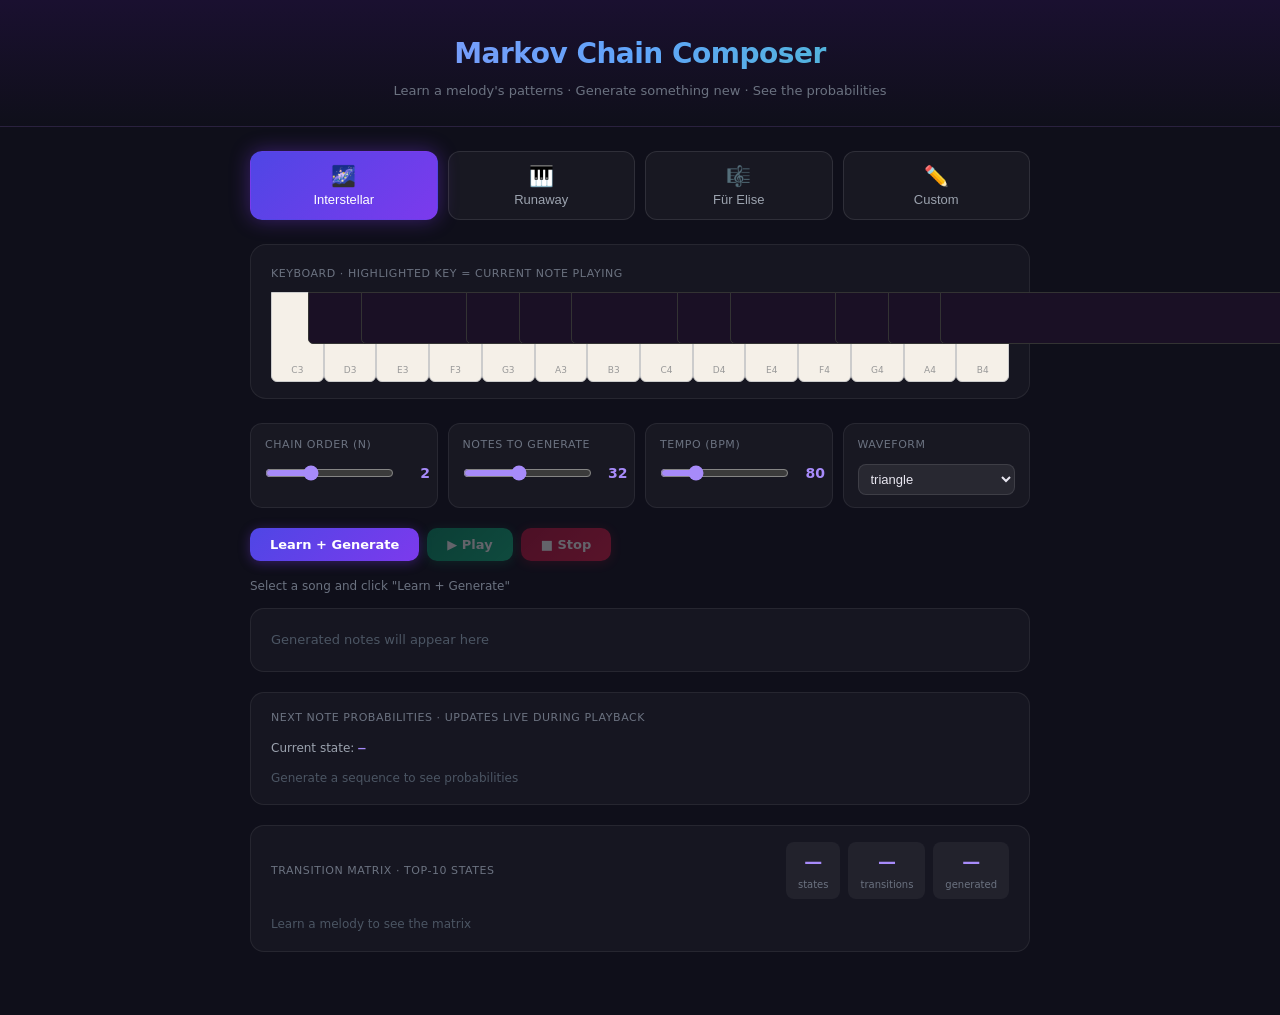
<file: index.html>
<!DOCTYPE html>
<html lang="en">
<head>
  <meta charset="UTF-8" />
  <meta name="viewport" content="width=device-width, initial-scale=1.0" />
  <title>Markov Chain Music Composer</title>
  <style>
    *, *::before, *::after { box-sizing: border-box; margin: 0; padding: 0; }
    body {
      font-family: system-ui, -apple-system, sans-serif;
      background: #0f0f1a;
      color: #e8e6f0;
      font-size: 15px;
      line-height: 1.6;
      min-height: 100vh;
    }

    header {
      padding: 2rem 2rem 1.5rem;
      text-align: center;
      border-bottom: 1px solid rgba(255,255,255,0.07);
      background: linear-gradient(180deg, #1a1030 0%, #0f0f1a 100%);
    }
    header h1 {
      font-size: 28px;
      font-weight: 600;
      letter-spacing: -0.5px;
      background: linear-gradient(90deg, #a78bfa, #60a5fa, #34d399);
      -webkit-background-clip: text;
      -webkit-text-fill-color: transparent;
      background-clip: text;
    }
    header p { font-size: 13px; color: #6b7280; margin-top: 4px; }

    main { max-width: 820px; margin: 0 auto; padding: 1.5rem 1.25rem 4rem; }

    .song-selector { display: flex; gap: 10px; margin-bottom: 1.5rem; flex-wrap: wrap; }
    .song-btn {
      flex: 1; min-width: 130px;
      padding: 12px 10px;
      border-radius: 12px;
      border: 1.5px solid rgba(255,255,255,0.1);
      background: rgba(255,255,255,0.04);
      color: #9ca3af;
      font-size: 13px;
      font-weight: 500;
      cursor: pointer;
      transition: all 0.15s;
      text-align: center;
    }
    .song-btn:hover { border-color: rgba(255,255,255,0.2); color: #e8e6f0; background: rgba(255,255,255,0.07); }
    .song-btn.active { color: #fff; border-color: transparent; }
    .song-btn.s0.active { background: linear-gradient(135deg,#4f46e5,#7c3aed); box-shadow: 0 0 20px rgba(124,58,237,0.4); }
    .song-btn.s1.active { background: linear-gradient(135deg,#0369a1,#0891b2); box-shadow: 0 0 20px rgba(8,145,178,0.4); }
    .song-btn.s2.active { background: linear-gradient(135deg,#b45309,#d97706); box-shadow: 0 0 20px rgba(217,119,6,0.4); }
    .song-btn.s3.active { background: linear-gradient(135deg,#be123c,#e11d48); box-shadow: 0 0 20px rgba(225,29,72,0.4); }
    .song-icon { font-size: 20px; display: block; margin-bottom: 4px; }

    .piano-wrap {
      background: rgba(255,255,255,0.03);
      border: 1px solid rgba(255,255,255,0.07);
      border-radius: 16px;
      padding: 1.25rem 1.25rem 1rem;
      margin-bottom: 1.5rem;
    }
    .piano-label { font-size: 11px; color: #6b7280; margin-bottom: 10px; letter-spacing: 0.05em; text-transform: uppercase; }
    .piano { position: relative; display: flex; height: 90px; user-select: none; }
    .white-key {
      flex: 1;
      background: #f5f0e8;
      border: 1px solid #ccc;
      border-radius: 0 0 6px 6px;
      cursor: pointer;
      position: relative;
      transition: background 0.08s;
      display: flex;
      align-items: flex-end;
      justify-content: center;
      padding-bottom: 4px;
      font-size: 9px;
      color: #999;
      font-weight: 500;
    }
    .white-key:hover { background: #e8e0f0; }
    .white-key.active { background: #a78bfa !important; color: white; }
    .black-key {
      position: absolute;
      width: 60%;
      height: 58%;
      background: #1a1025;
      border-radius: 0 0 5px 5px;
      cursor: pointer;
      z-index: 2;
      border: 1px solid #333;
      transition: background 0.08s;
    }
    .black-key:hover { background: #2d1f4a; }
    .black-key.active { background: #7c3aed !important; }

    .controls-grid {
      display: grid;
      grid-template-columns: repeat(auto-fit, minmax(150px, 1fr));
      gap: 10px;
      margin-bottom: 1.25rem;
    }
    .ctrl {
      background: rgba(255,255,255,0.04);
      border: 1px solid rgba(255,255,255,0.07);
      border-radius: 12px;
      padding: 12px 14px;
    }
    .ctrl label { font-size: 11px; color: #6b7280; text-transform: uppercase; letter-spacing: 0.05em; margin-bottom: 8px; display: block; }
    .ctrl-row { display: flex; align-items: center; gap: 8px; }
    .ctrl-row input[type="range"] { flex: 1; accent-color: #a78bfa; }
    .val { font-size: 14px; font-weight: 600; color: #a78bfa; min-width: 28px; text-align: right; }
    select {
      width: 100%; padding: 6px 8px;
      border: 1px solid rgba(255,255,255,0.1);
      border-radius: 8px;
      background: rgba(255,255,255,0.07);
      color: #e8e6f0;
      font-size: 13px;
      cursor: pointer;
      margin-top: 2px;
    }

    .btn-row { display: flex; gap: 8px; margin-bottom: 1rem; }
    .btn {
      cursor: pointer; border-radius: 10px; font-size: 13px; font-weight: 600;
      padding: 9px 20px; font-family: inherit; border: none; transition: all 0.12s;
    }
    .btn:active { transform: scale(0.97); }
    .btn:disabled { opacity: 0.35; cursor: not-allowed; transform: none; }
    .btn-learn { background: linear-gradient(135deg,#4f46e5,#7c3aed); color: white; box-shadow: 0 2px 12px rgba(124,58,237,0.35); }
    .btn-learn:hover:not(:disabled) { box-shadow: 0 2px 18px rgba(124,58,237,0.5); }
    .btn-play  { background: linear-gradient(135deg,#059669,#10b981); color: white; box-shadow: 0 2px 12px rgba(16,185,129,0.35); }
    .btn-play:hover:not(:disabled) { box-shadow: 0 2px 18px rgba(16,185,129,0.5); }
    .btn-stop  { background: linear-gradient(135deg,#be123c,#e11d48); color: white; box-shadow: 0 2px 12px rgba(225,29,72,0.35); }
    .btn-stop:hover:not(:disabled) { box-shadow: 0 2px 18px rgba(225,29,72,0.5); }

    .status { font-size: 12px; color: #6b7280; min-height: 18px; margin-bottom: 0.75rem; }

    .output-area {
      background: rgba(255,255,255,0.03);
      border: 1px solid rgba(255,255,255,0.07);
      border-radius: 14px;
      padding: 1rem 1.25rem;
      min-height: 60px;
      margin-bottom: 1.25rem;
    }
    .note-seq { display: flex; flex-wrap: wrap; gap: 5px; min-height: 30px; align-items: center; }
    .note-pill {
      padding: 3px 10px; border-radius: 100px; font-size: 12px; font-weight: 600;
      border: 1.5px solid rgba(255,255,255,0.1); color: #9ca3af;
      background: rgba(255,255,255,0.05); transition: all 0.1s;
    }
    .note-pill.active { background: #7c3aed; color: white; border-color: #a78bfa; box-shadow: 0 0 10px rgba(124,58,237,0.5); }
    .placeholder { font-size: 13px; color: #4b5563; }

    .prob-section {
      background: rgba(255,255,255,0.03);
      border: 1px solid rgba(255,255,255,0.07);
      border-radius: 14px;
      padding: 1rem 1.25rem;
      margin-bottom: 1.25rem;
    }
    .section-title { font-size: 11px; color: #6b7280; text-transform: uppercase; letter-spacing: 0.05em; margin-bottom: 12px; }
    .prob-state { font-size: 12px; color: #9ca3af; margin-bottom: 10px; }
    .prob-state span { color: #a78bfa; font-weight: 600; font-family: monospace; }
    .prob-bars { display: flex; flex-direction: column; gap: 7px; }
    .prob-row { display: flex; align-items: center; gap: 8px; }
    .prob-note { font-size: 12px; font-weight: 600; font-family: monospace; color: #e8e6f0; min-width: 32px; }
    .prob-bar-wrap { flex: 1; height: 20px; background: rgba(255,255,255,0.05); border-radius: 4px; overflow: hidden; }
    .prob-bar { height: 100%; border-radius: 4px; transition: width 0.3s ease; display: flex; align-items: center; padding-left: 7px; }
    .prob-pct { font-size: 11px; font-weight: 700; color: white; }
    .prob-empty { font-size: 12px; color: #4b5563; }

    .matrix-section {
      background: rgba(255,255,255,0.03);
      border: 1px solid rgba(255,255,255,0.07);
      border-radius: 14px;
      padding: 1rem 1.25rem;
    }
    .matrix-header { display: flex; align-items: center; justify-content: space-between; margin-bottom: 12px; flex-wrap: wrap; gap: 8px; }
    .metrics { display: flex; gap: 8px; }
    .metric { background: rgba(255,255,255,0.05); border-radius: 8px; padding: 6px 12px; text-align: center; }
    .metric-val { font-size: 18px; font-weight: 700; color: #a78bfa; }
    .metric-lbl { font-size: 10px; color: #6b7280; }
    #matrixWrap { overflow-x: auto; }
    #matrixWrap table { border-collapse: collapse; font-size: 11px; width: 100%; min-width: 380px; }
    #matrixWrap th { color: #6b7280; font-weight: 600; padding: 4px 8px; text-align: center; border-bottom: 1px solid rgba(255,255,255,0.07); white-space: nowrap; }
    #matrixWrap td { padding: 4px 8px; text-align: center; border-bottom: 1px solid rgba(255,255,255,0.05); color: #9ca3af; white-space: nowrap; }
    #matrixWrap td.row-label { color: #a78bfa; font-weight: 600; text-align: right; font-family: monospace; }
    .cell-bar { display: inline-block; height: 9px; background: #7c3aed; opacity: 0.5; border-radius: 2px; vertical-align: middle; margin-left: 3px; }

    .custom-input-wrap { margin-bottom: 1rem; }
    .custom-input-wrap textarea {
      width: 100%; font-family: monospace; font-size: 12px; resize: vertical;
      border: 1px solid rgba(255,255,255,0.1); border-radius: 10px;
      padding: 10px 12px; background: rgba(255,255,255,0.04); color: #e8e6f0; line-height: 1.6;
    }
    .custom-input-wrap textarea:focus { outline: none; border-color: #7c3aed; }
    .custom-label { font-size: 11px; color: #6b7280; text-transform: uppercase; letter-spacing: 0.05em; margin-bottom: 6px; display: block; }
  </style>
</head>
<body>

<header>
  <h1>Markov Chain Composer</h1>
  <p>Learn a melody's patterns · Generate something new · See the probabilities</p>
</header>

<main>

  <div class="song-selector">
    <button class="song-btn s0 active" onclick="selectSong(0)">
      <span class="song-icon">🌌</span>Interstellar
    </button>
    <button class="song-btn s1" onclick="selectSong(1)">
      <span class="song-icon">🎹</span>Runaway
    </button>
    <button class="song-btn s2" onclick="selectSong(2)">
      <span class="song-icon">🎼</span>Für Elise
    </button>
    <button class="song-btn s3" onclick="selectSong(3)">
      <span class="song-icon">✏️</span>Custom
    </button>
  </div>

  <div class="custom-input-wrap" id="customInputWrap" style="display:none;">
    <span class="custom-label">Custom melody (space-separated note names, R = rest)</span>
    <textarea id="inputMelody" rows="2" placeholder="e.g. C4 E4 G4 A4 G4 E4 C4 R ..."></textarea>
  </div>

  <div class="piano-wrap">
    <div class="piano-label">keyboard · highlighted key = current note playing</div>
    <div class="piano" id="piano"></div>
  </div>

  <div class="controls-grid">
    <div class="ctrl">
      <label for="orderSlider">Chain order (n)</label>
      <div class="ctrl-row">
        <input type="range" id="orderSlider" min="1" max="4" step="1" value="2" />
        <span class="val" id="orderVal">2</span>
      </div>
    </div>
    <div class="ctrl">
      <label for="lenSlider">Notes to generate</label>
      <div class="ctrl-row">
        <input type="range" id="lenSlider" min="8" max="64" step="4" value="32" />
        <span class="val" id="lenVal">32</span>
      </div>
    </div>
    <div class="ctrl">
      <label for="bpmSlider">Tempo (BPM)</label>
      <div class="ctrl-row">
        <input type="range" id="bpmSlider" min="40" max="200" step="5" value="80" />
        <span class="val" id="bpmVal">80</span>
      </div>
    </div>
    <div class="ctrl">
      <label for="waveSelect">Waveform</label>
      <select id="waveSelect">
        <option value="sine">sine</option>
        <option value="triangle" selected>triangle</option>
        <option value="square">square</option>
        <option value="sawtooth">sawtooth</option>
      </select>
    </div>
  </div>

  <div class="btn-row">
    <button class="btn btn-learn" id="learnBtn">Learn + Generate</button>
    <button class="btn btn-play"  id="playBtn" disabled>▶ Play</button>
    <button class="btn btn-stop"  id="stopBtn" disabled>■ Stop</button>
  </div>
  <p class="status" id="status">Select a song and click "Learn + Generate"</p>

  <div class="output-area">
    <div class="note-seq" id="noteSeq">
      <span class="placeholder">Generated notes will appear here</span>
    </div>
  </div>

  <div class="prob-section">
    <div class="section-title">Next note probabilities · updates live during playback</div>
    <div class="prob-state" id="probState">Current state: <span>—</span></div>
    <div class="prob-bars" id="probBars">
      <div class="prob-empty">Generate a sequence to see probabilities</div>
    </div>
  </div>

  <div class="matrix-section">
    <div class="matrix-header">
      <div class="section-title" style="margin:0;">Transition matrix · top-10 states</div>
      <div class="metrics">
        <div class="metric"><div class="metric-val" id="mStates">—</div><div class="metric-lbl">states</div></div>
        <div class="metric"><div class="metric-val" id="mTrans">—</div><div class="metric-lbl">transitions</div></div>
        <div class="metric"><div class="metric-val" id="mGen">—</div><div class="metric-lbl">generated</div></div>
      </div>
    </div>
    <div id="matrixWrap"><span class="placeholder" style="font-size:12px;color:#4b5563;">Learn a melody to see the matrix</span></div>
  </div>

</main>

<script>
"use strict";

const SONGS = [
  { name:"Interstellar", notes:"A3 A3 A3 A3 F3 F3 F3 F3 C4 C4 C4 C4 E3 E3 E3 E3 A3 A3 A3 A3 F3 F3 F3 F3 C4 C4 C4 C4 E3 E3 E3 E3 G3 G3 G3 G3 E3 E3 E3 E3 F3 F3 F3 F3 C4 C4 C4 C4 G3 G3 G3 G3 E3 E3 E3 E3 F3 F3 F3 F3 A3 A3 A3 A3" },
  { name:"Runaway",      notes:"E4 D4 C4 D4 E4 E4 E4 R D4 D4 D4 R E4 G4 G4 R E4 D4 C4 D4 E4 E4 E4 E4 D4 D4 E4 D4 C4 R C4 C4 D4 E4 G4 R E4 D4 C4 D4 E4 E4 E4 R D4 D4 D4 R E4 G4 G4" },
  { name:"Für Elise",    notes:"E4 D4 E4 D4 E4 B3 D4 C4 A3 R C3 E3 A3 B3 R E3 G3 B3 C4 R E3 E4 D4 E4 D4 E4 B3 D4 C4 A3 R C3 E3 A3 B3 R E3 C4 B3 A3 R E4 D4 E4 D4 E4 B3 D4 C4 A3 R C3 E3 A3 B3 R E3 G3 B3 C4" },
];

const NOTE_FREQS = {
  C3:130.81,D3:146.83,E3:164.81,F3:174.61,G3:196.00,A3:220.00,B3:246.94,
  C4:261.63,D4:293.66,E4:329.63,F4:349.23,G4:392.00,A4:440.00,B4:493.88,
  C5:523.25,D5:587.33,E5:659.25,F5:698.46,G5:783.99,A5:880.00,B5:987.77,
  R:0,
};

const WHITE_KEYS = ["C3","D3","E3","F3","G3","A3","B3","C4","D4","E4","F4","G4","A4","B4"];
const BLACK_KEY_DEFS = [
  {note:"Cs3",after:0},{note:"Ds3",after:1},{note:"Fs3",after:3},{note:"Gs3",after:4},{note:"As3",after:5},
  {note:"Cs4",after:7},{note:"Ds4",after:8},{note:"Fs4",after:10},{note:"Gs4",after:11},{note:"As4",after:12},
];

function buildPiano() {
  const piano = document.getElementById("piano");
  const n = WHITE_KEYS.length;
  WHITE_KEYS.forEach(note => {
    const key = document.createElement("div");
    key.className = "white-key";
    key.id = "wk-" + note;
    key.textContent = note;
    piano.appendChild(key);
  });
  const keyW = 100 / n;
  BLACK_KEY_DEFS.forEach(({ note, after }) => {
    const key = document.createElement("div");
    key.className = "black-key";
    key.id = "bk-" + note;
    key.style.left = ((after + 1) * keyW - keyW * 0.3) + "%";
    key.style.top = "0";
    piano.appendChild(key);
  });
}

function highlightPianoKey(note) {
  document.querySelectorAll(".white-key").forEach(k => k.classList.remove("active"));
  document.querySelectorAll(".black-key").forEach(k => k.classList.remove("active"));
  if (!note || note === "R") return;
  const wk = document.getElementById("wk-" + note);
  if (wk) wk.classList.add("active");
}

let currentSongIdx = 0;

function selectSong(idx) {
  currentSongIdx = idx;
  document.querySelectorAll(".song-btn").forEach((b, i) => b.classList.toggle("active", i === idx));
  document.getElementById("customInputWrap").style.display = idx === 3 ? "block" : "none";
}

function getCurrentNotes() {
  return currentSongIdx === 3
    ? document.getElementById("inputMelody").value
    : SONGS[currentSongIdx].notes;
}

function parseNotes(input) {
  return input.trim().split(/\s+/).filter(n => n in NOTE_FREQS);
}

function buildChain(notes, order) {
  if (notes.length < order + 1) return {};
  const chain = {};
  for (let i = 0; i <= notes.length - order - 1; i++) {
    const state = notes.slice(i, i + order).join(",");
    const next  = notes[i + order];
    if (!chain[state]) chain[state] = {};
    chain[state][next] = (chain[state][next] || 0) + 1;
  }
  return chain;
}

function weightedRandom(counts) {
  const total = Object.values(counts).reduce((a, b) => a + b, 0);
  let r = Math.random() * total;
  for (const [key, weight] of Object.entries(counts)) {
    r -= weight;
    if (r <= 0) return key;
  }
  return Object.keys(counts)[Object.keys(counts).length - 1];
}

function generate(notes, order, length) {
  const chain     = buildChain(notes, order);
  const allStates = Object.keys(chain);
  if (!allStates.length) return [];
  const startIdx = Math.floor(Math.random() * Math.max(1, notes.length - order));
  let state      = notes.slice(startIdx, startIdx + order);
  const result   = [...state];
  for (let i = 0; i < length - order; i++) {
    const key = state.join(",");
    if (!chain[key]) {
      state = allStates[Math.floor(Math.random() * allStates.length)].split(",");
      i--;
      continue;
    }
    const next = weightedRandom(chain[key]);
    result.push(next);
    state = [...state.slice(1), next];
  }
  return result.slice(0, length);
}

function countTransitions(chain) {
  return Object.values(chain).reduce((sum, nexts) => sum + Object.keys(nexts).length, 0);
}

const BAR_COLORS = ["#7c3aed","#2563eb","#0891b2","#059669","#d97706","#dc2626","#db2777"];

function showProbabilities(chain, order, seq, idx) {
  const probState = document.getElementById("probState");
  const probBars  = document.getElementById("probBars");
  if (!chain || idx < 0) {
    probState.innerHTML = 'Current state: <span>—</span>';
    probBars.innerHTML  = '<div class="prob-empty">Generate a sequence to see probabilities</div>';
    return;
  }
  const stateArr = seq.slice(Math.max(0, idx - order + 1), idx + 1);
  const stateKey = stateArr.join(",");
  const dist     = chain[stateKey];
  probState.innerHTML = `Current state: <span>${stateKey || "—"}</span>`;
  if (!dist) {
    probBars.innerHTML = '<div class="prob-empty">No transitions from this state in training data</div>';
    return;
  }
  const total   = Object.values(dist).reduce((a, b) => a + b, 0);
  const entries = Object.entries(dist).sort((a, b) => b[1] - a[1]);
  probBars.innerHTML = entries.map(([note, cnt], i) => {
    const pct   = cnt / total;
    const color = BAR_COLORS[i % BAR_COLORS.length];
    return `<div class="prob-row">
      <div class="prob-note">${note}</div>
      <div class="prob-bar-wrap">
        <div class="prob-bar" style="width:${Math.round(pct*100)}%;background:${color};">
          <span class="prob-pct">${Math.round(pct*100)}%</span>
        </div>
      </div>
    </div>`;
  }).join("");
}

let audioCtx = null, playTimeout = null, playing = false;

function stopPlayback() {
  playing = false;
  if (playTimeout) { clearTimeout(playTimeout); playTimeout = null; }
  if (audioCtx)   { audioCtx.close(); audioCtx = null; }
}

function playSequence(notes, bpm, waveform, onNote, onDone) {
  stopPlayback();
  audioCtx = new (window.AudioContext || window.webkitAudioContext)();
  playing  = true;
  const spb = 60 / bpm;
  let idx = 0;
  function tick() {
    if (!playing || idx >= notes.length) { playing = false; if (onDone) onDone(); return; }
    const note = notes[idx], freq = NOTE_FREQS[note];
    if (onNote) onNote(idx, note);
    if (freq > 0 && audioCtx) {
      const now = audioCtx.currentTime;
      const osc = audioCtx.createOscillator(), gain = audioCtx.createGain();
      osc.type = waveform;
      osc.frequency.setValueAtTime(freq, now);
      gain.gain.setValueAtTime(0, now);
      gain.gain.linearRampToValueAtTime(0.18, now + 0.012);
      gain.gain.exponentialRampToValueAtTime(0.001, now + spb * 0.85);
      osc.connect(gain); gain.connect(audioCtx.destination);
      osc.start(now); osc.stop(now + spb * 0.9);
    }
    idx++;
    playTimeout = setTimeout(tick, spb * 1000);
  }
  tick();
}

const learnBtn  = document.getElementById("learnBtn");
const playBtn   = document.getElementById("playBtn");
const stopBtn   = document.getElementById("stopBtn");
const statusEl  = document.getElementById("status");
const noteSeqEl = document.getElementById("noteSeq");
const matrixWrap= document.getElementById("matrixWrap");

let generated = [], currentChain = {}, currentOrder = 2;

document.getElementById("orderSlider").addEventListener("input", e => document.getElementById("orderVal").textContent = e.target.value);
document.getElementById("lenSlider").addEventListener("input",   e => document.getElementById("lenVal").textContent   = e.target.value);
document.getElementById("bpmSlider").addEventListener("input",   e => document.getElementById("bpmVal").textContent   = e.target.value);

learnBtn.addEventListener("click", () => {
  const notes  = parseNotes(getCurrentNotes());
  const order  = parseInt(document.getElementById("orderSlider").value, 10);
  const length = parseInt(document.getElementById("lenSlider").value, 10);
  if (notes.length < order + 2) { statusEl.textContent = `Need at least ${order+2} valid notes for order-${order}.`; return; }
  currentOrder = order;
  currentChain = buildChain(notes, order);
  generated    = generate(notes, order, length);
  document.getElementById("mStates").textContent = Object.keys(currentChain).length;
  document.getElementById("mTrans").textContent  = countTransitions(currentChain);
  document.getElementById("mGen").textContent    = generated.length;
  noteSeqEl.innerHTML = generated.map((n,i) => `<span class="note-pill" id="np${i}">${n}</span>`).join("");
  renderMatrix(currentChain);
  showProbabilities(currentChain, order, generated, 0);
  statusEl.textContent = `Learned order-${order} chain from ${notes.length} notes → generated ${generated.length} notes.`;
  playBtn.disabled = false; stopBtn.disabled = true;
});

playBtn.addEventListener("click", () => {
  if (!generated.length) return;
  playBtn.disabled = true; stopBtn.disabled = false;
  playSequence(generated, parseInt(document.getElementById("bpmSlider").value,10), document.getElementById("waveSelect").value,
    (idx, note) => {
      document.querySelectorAll(".note-pill.active").forEach(el => el.classList.remove("active"));
      const pill = document.getElementById("np"+idx);
      if (pill) { pill.classList.add("active"); pill.scrollIntoView({block:"nearest",inline:"nearest"}); }
      highlightPianoKey(note);
      showProbabilities(currentChain, currentOrder, generated, idx);
      statusEl.textContent = `Playing ${idx+1}/${generated.length}: ${note}`;
    },
    () => {
      document.querySelectorAll(".note-pill.active").forEach(el => el.classList.remove("active"));
      highlightPianoKey(null);
      playBtn.disabled = false; stopBtn.disabled = true;
      statusEl.textContent = "Playback finished.";
    }
  );
});

stopBtn.addEventListener("click", () => {
  stopPlayback();
  document.querySelectorAll(".note-pill.active").forEach(el => el.classList.remove("active"));
  highlightPianoKey(null);
  playBtn.disabled = false; stopBtn.disabled = true;
  statusEl.textContent = "Stopped.";
});

function renderMatrix(chain) {
  const allStates = Object.keys(chain);
  if (!allStates.length) { matrixWrap.innerHTML = "<span style='font-size:12px;color:#4b5563;'>No transitions found.</span>"; return; }
  const rowTotals = {};
  allStates.forEach(s => { rowTotals[s] = Object.values(chain[s]).reduce((a,b)=>a+b,0); });
  const topStates = [...allStates].sort((a,b)=>rowTotals[b]-rowTotals[a]).slice(0,10);
  const nextNotes = [...new Set(topStates.flatMap(s=>Object.keys(chain[s])))].slice(0,10);
  let html = "<table><thead><tr><th>state →</th>";
  nextNotes.forEach(n => { html += `<th>${n}</th>`; });
  html += "</tr></thead><tbody>";
  topStates.forEach(state => {
    html += `<tr><td class="row-label">${state}</td>`;
    nextNotes.forEach(n => {
      const cnt = chain[state][n]||0;
      if (!cnt) { html += "<td></td>"; return; }
      const pct = cnt/rowTotals[state];
      html += `<td>${Math.round(pct*100)}%<span class="cell-bar" style="width:${Math.round(pct*36)}px"></span></td>`;
    });
    html += "</tr>";
  });
  html += "</tbody></table>";
  matrixWrap.innerHTML = html;
}

buildPiano();
</script>
</body>
</html>
</file>
